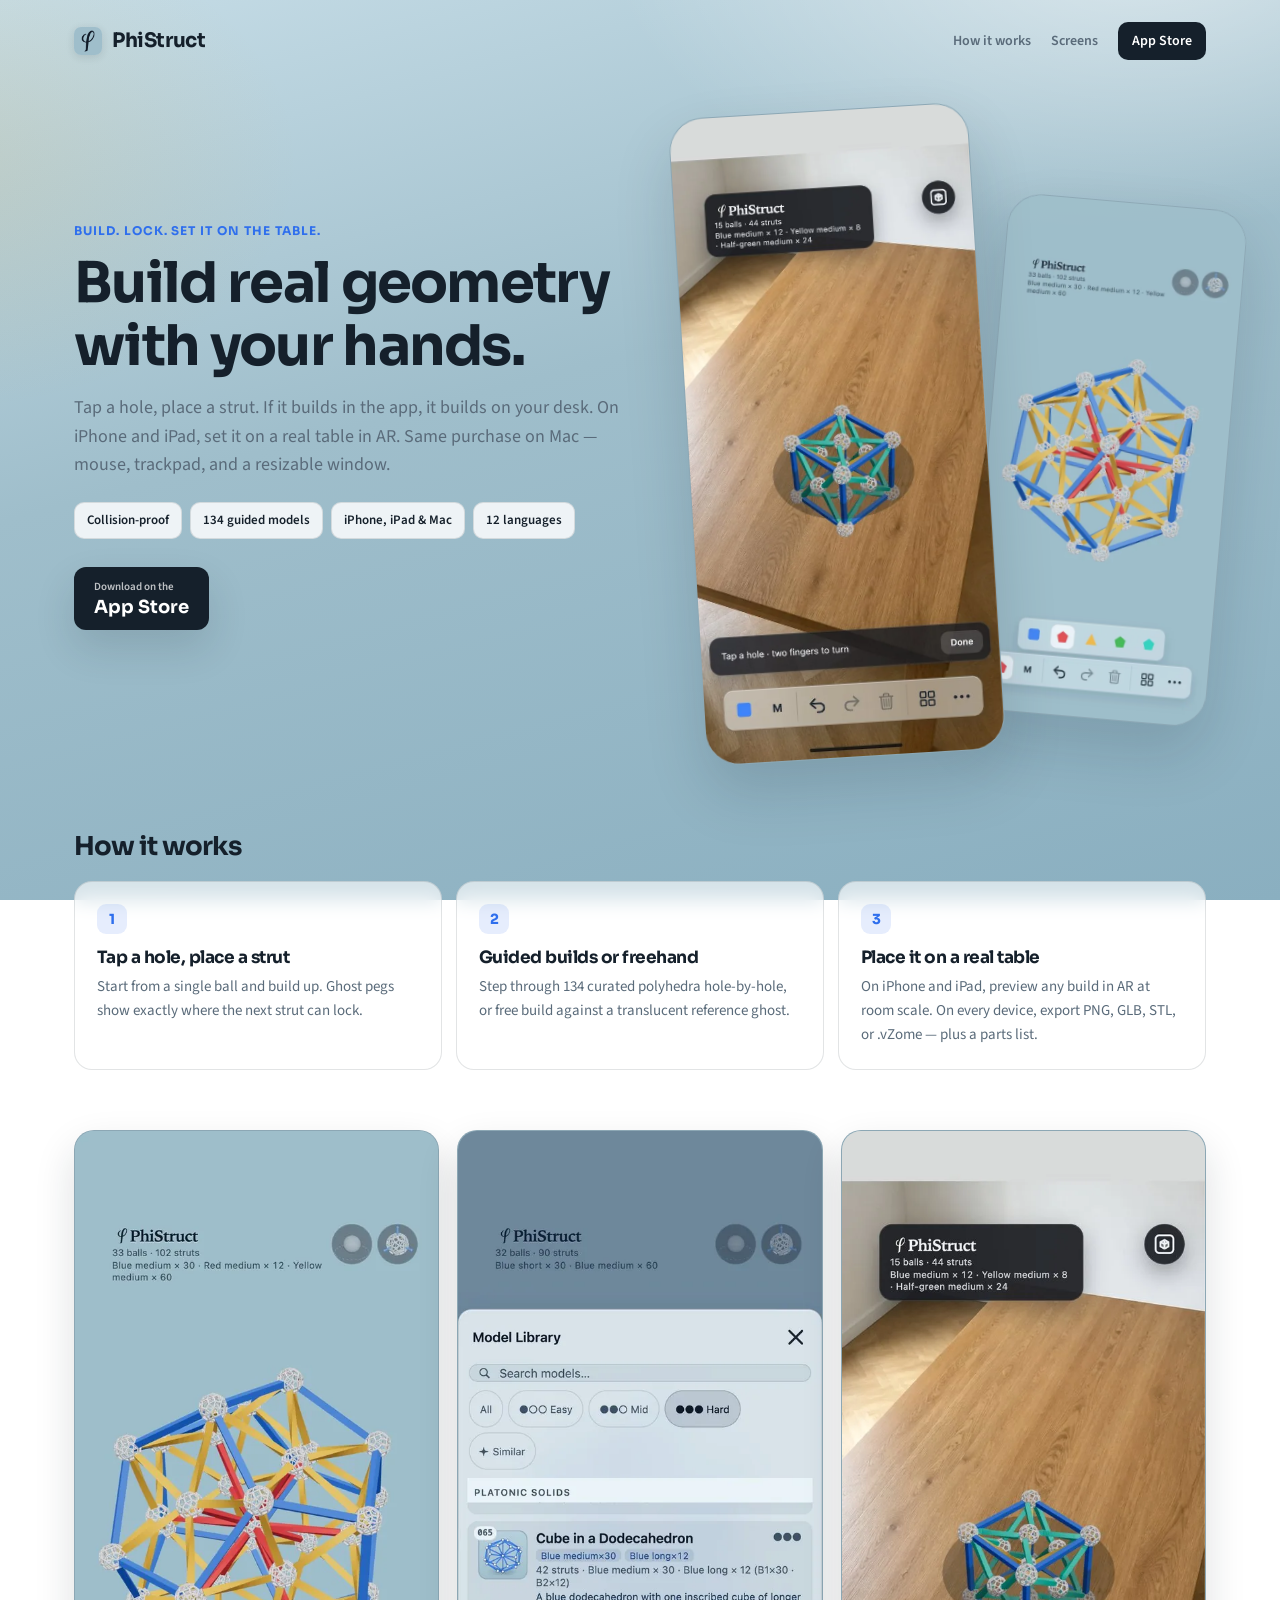
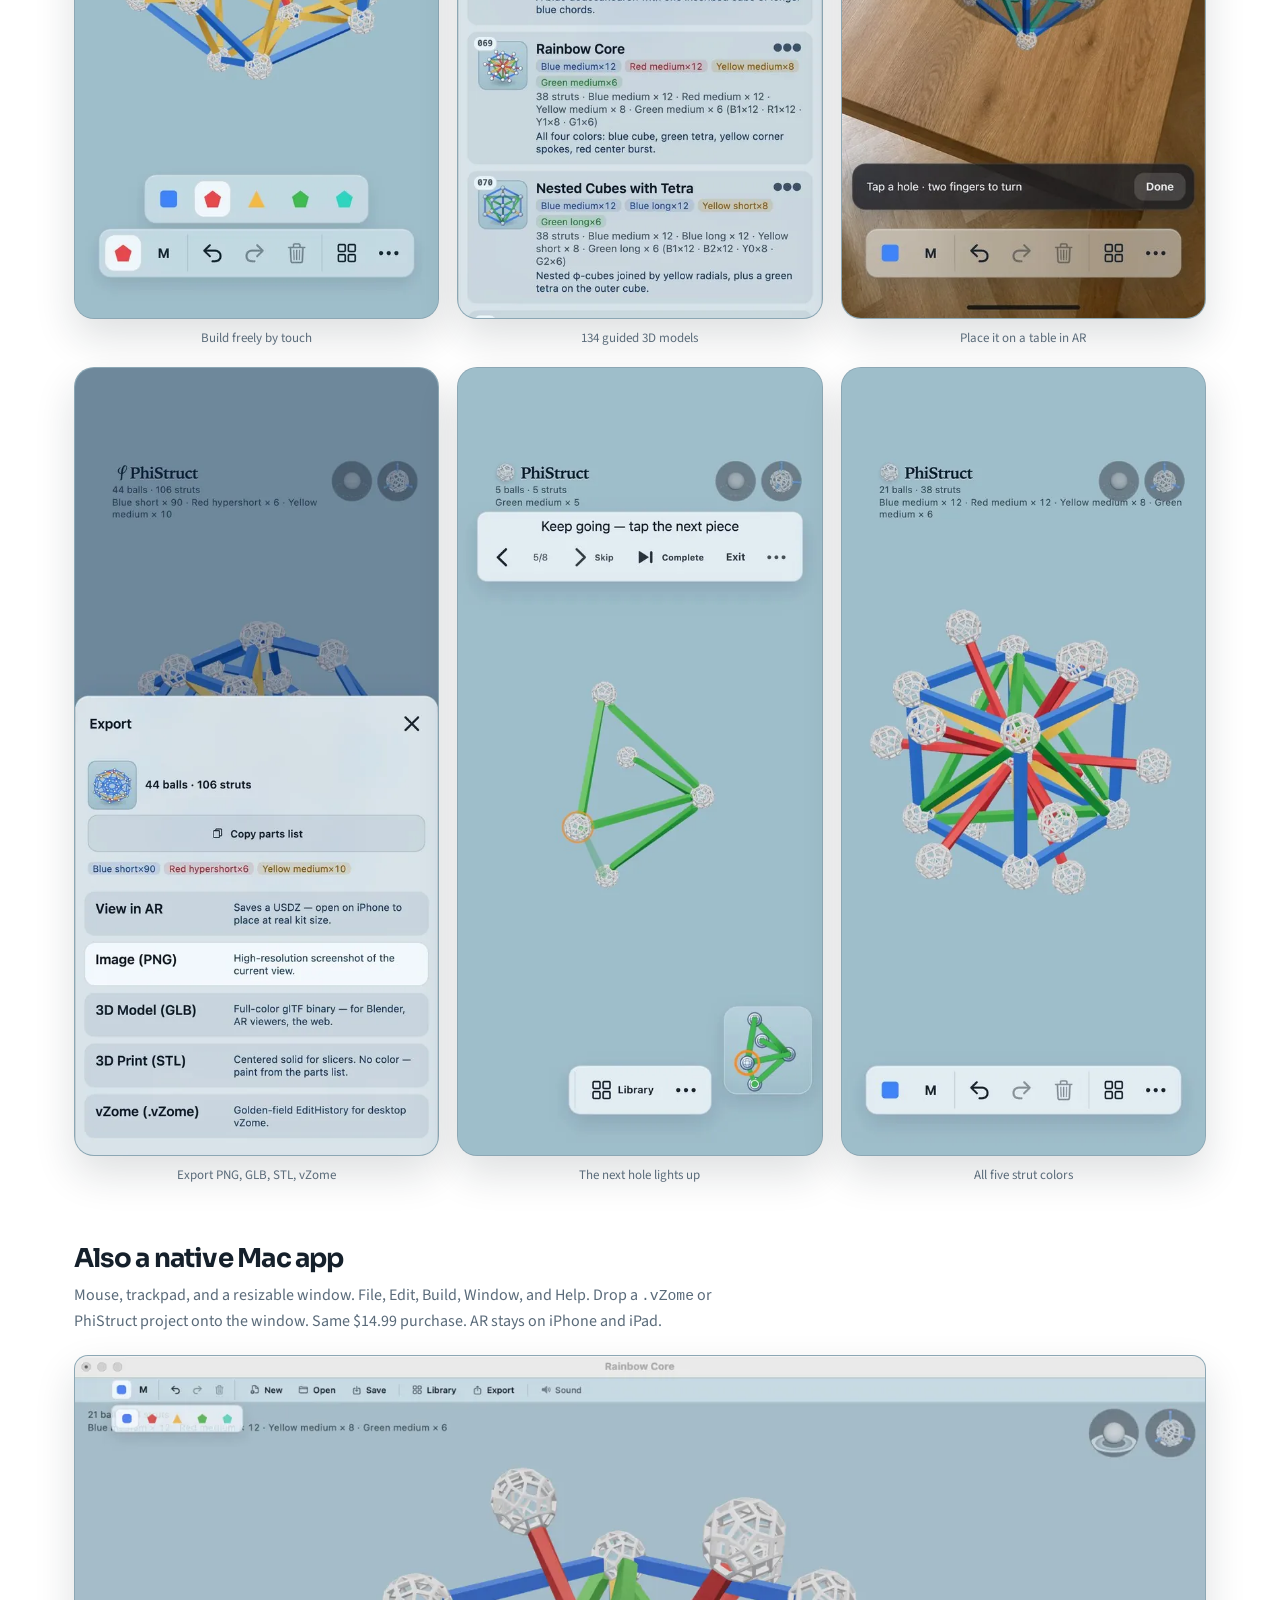
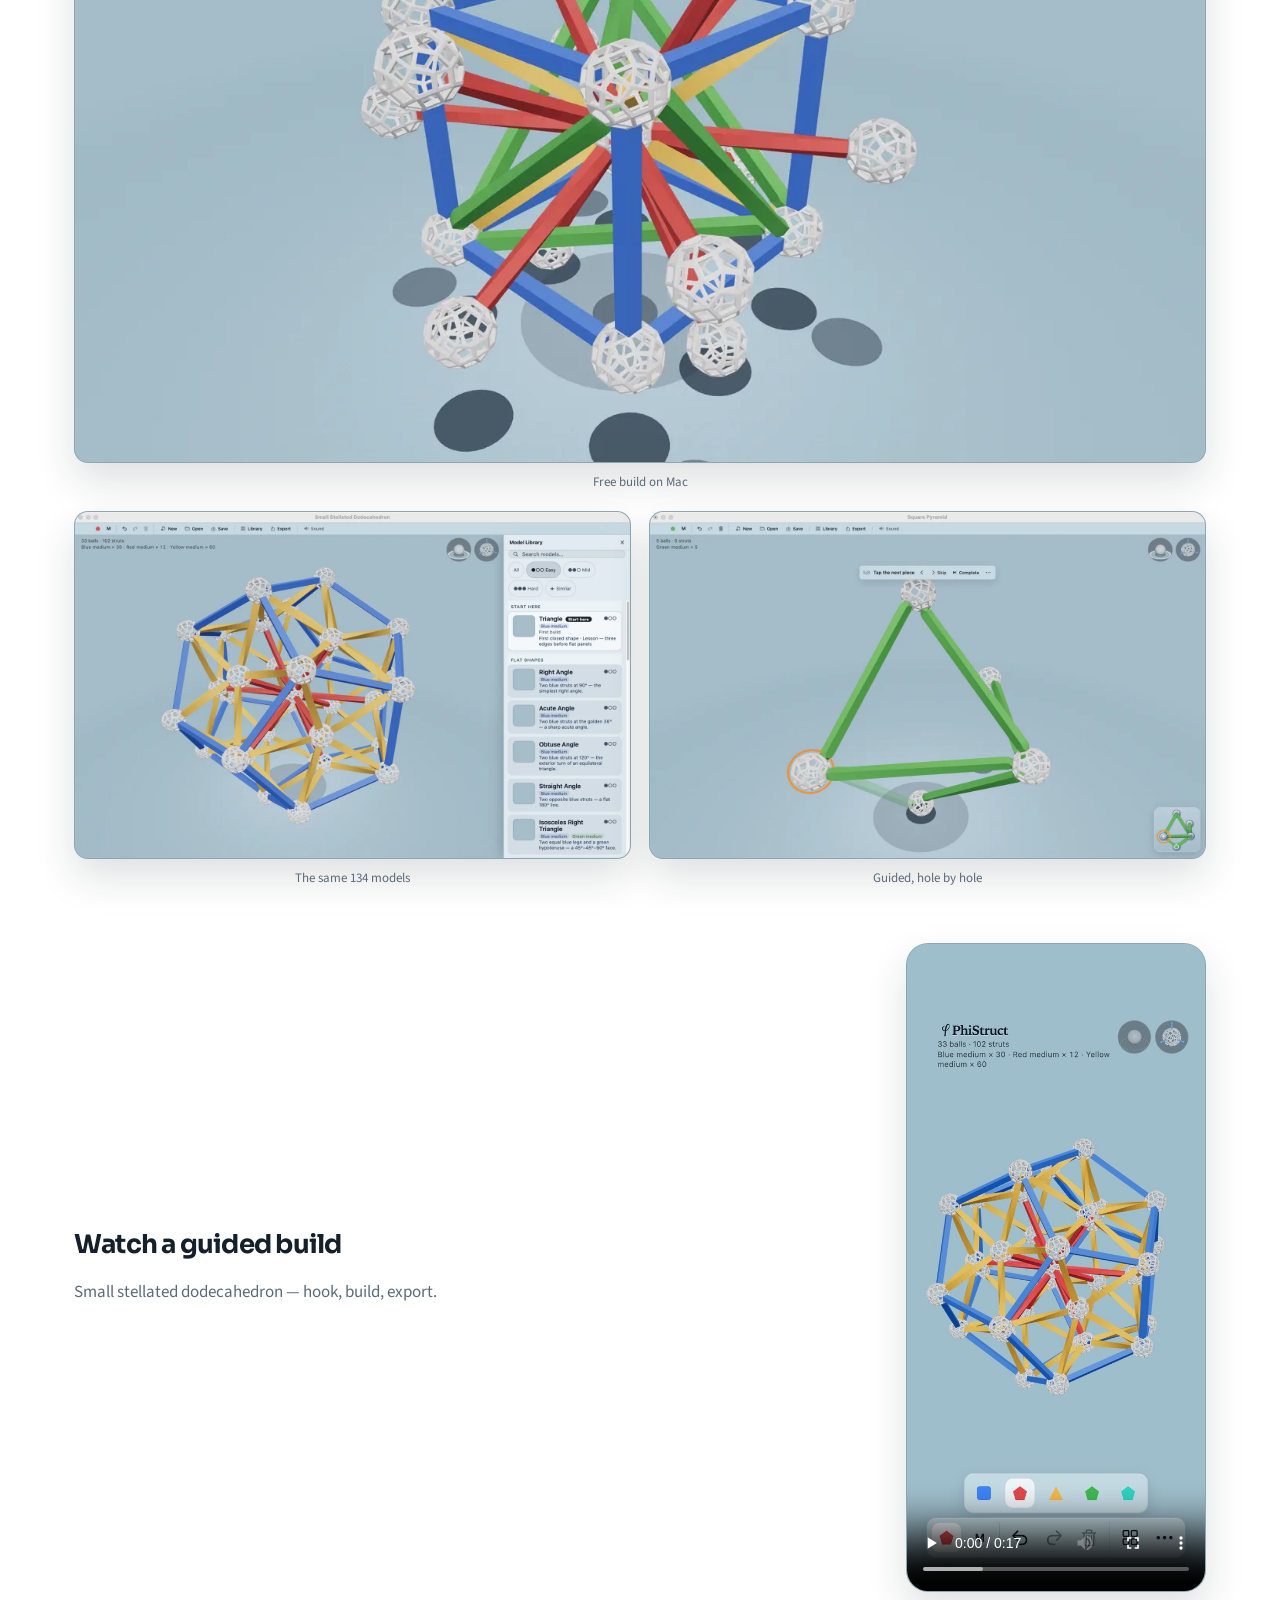
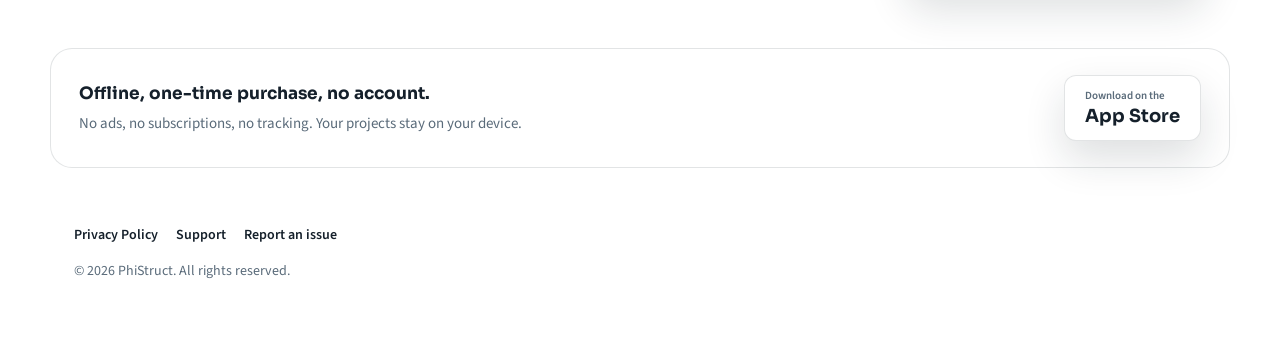
<file: index.html>
<!doctype html>
<html lang="en">
<head>
<meta charset="utf-8" />
<meta name="viewport" content="width=device-width, initial-scale=1" />
<title>PhiStruct — Build 3D Polyhedra on iPhone, iPad, and Mac</title>
<meta name="description" content="Tap a hole, place a strut. Collision-proof polyhedra on iPhone, iPad, and Mac. 134 guided builds, twelve languages, AR on iPhone and iPad. Offline, one-time purchase, no account." />
<meta name="theme-color" content="#9fbecb" />
<link rel="canonical" href="https://phistruct.app/" />

<link rel="icon" href="favicon.ico" sizes="any" />
<link rel="icon" type="image/png" sizes="32x32" href="favicon-32.png" />
<link rel="apple-touch-icon" href="apple-touch-icon.png" />
<link rel="manifest" href="site.webmanifest" />
<link rel="preconnect" href="https://fonts.googleapis.com" />
<link rel="preconnect" href="https://fonts.gstatic.com" crossorigin />
<link href="https://fonts.googleapis.com/css2?family=Sora:wght@600;700&family=Source+Sans+3:wght@400;600;700&display=swap" rel="stylesheet" />

<meta property="og:site_name" content="PhiStruct" />
<meta property="og:title" content="PhiStruct — Build real geometry on iPhone, iPad, and Mac" />
<meta property="og:description" content="Collision-proof ball-and-strut polyhedra on iPhone, iPad, and Mac. 134 guided builds, twelve languages, AR on iPhone and iPad, STL export, fully offline." />
<meta property="og:type" content="website" />
<meta property="og:url" content="https://phistruct.app/" />
<meta property="og:image" content="https://phistruct.app/og-image.jpg?v=2" />
<meta property="og:image:width" content="1200" />
<meta property="og:image:height" content="630" />
<meta property="og:image:type" content="image/jpeg" />
<meta property="og:image:alt" content="PhiStruct — build real geometry by touch. A ball-and-strut polyhedron with a parts list." />
<meta name="twitter:card" content="summary_large_image" />
<meta name="twitter:title" content="PhiStruct — Build real geometry on iPhone, iPad, and Mac" />
<meta name="twitter:description" content="Collision-proof ball-and-strut polyhedra on iPhone, iPad, and Mac. 134 guided builds, twelve languages, AR on iPhone and iPad, STL export, fully offline." />
<meta name="twitter:image" content="https://phistruct.app/og-image.jpg?v=2" />
<meta name="twitter:image:alt" content="PhiStruct — build real geometry by touch. A ball-and-strut polyhedron with a parts list." />
<script src="analytics.js" defer></script>

<link rel="preload" as="image" href="screenshots-webp/03-ar.webp?v=2" imagesrcset="screenshots-webp/03-ar.webp?v=2" type="image/webp" />
<link rel="stylesheet" href="style.css?v=9" />

<script type="application/ld+json">
{
  "@context": "https://schema.org",
  "@graph": [
    {
      "@type": "SoftwareApplication",
      "name": "PhiStruct",
      "operatingSystem": "iOS, iPadOS, macOS",
      "applicationCategory": "UtilitiesApplication",
      "description": "Ball-and-strut geometry builder for iPhone, iPad, and Mac. Collision-proof, 134 guided polyhedra, twelve languages, AR on iPhone and iPad, export PNG/GLB/STL/vZome. Fully offline, no account, one-time purchase.",
      "url": "https://phistruct.app/",
      "image": "https://phistruct.app/og-image.jpg?v=2",
      "offers": {
        "@type": "Offer",
        "price": "14.99",
        "priceCurrency": "USD"
      }
    },
    {
      "@type": "FAQPage",
      "mainEntity": [
        {
          "@type": "Question",
          "name": "Is PhiStruct offline?",
          "acceptedAnswer": {
            "@type": "Answer",
            "text": "Yes. PhiStruct runs fully offline with no account, no ads, and no tracking. Projects stay on your device unless you export them."
          }
        },
        {
          "@type": "Question",
          "name": "Can I place a model in AR?",
          "acceptedAnswer": {
            "@type": "Answer",
            "text": "On iPhone and iPad, yes. Any finished build can be placed on a real table at room scale so you can walk around it before you export. The Mac app does not include AR."
          }
        },
        {
          "@type": "Question",
          "name": "What can I export?",
          "acceptedAnswer": {
            "@type": "Answer",
            "text": "You can export a high-resolution PNG, a full-color GLB for Blender, AR, or web, a centered STL for 3D printing, a .vZome project for desktop vZome, plus a copyable parts list."
          }
        },
        {
          "@type": "Question",
          "name": "Does PhiStruct run on Mac?",
          "acceptedAnswer": {
            "@type": "Answer",
            "text": "Yes. A native Mac app is included in the same $14.99 purchase as iPhone and iPad. Mouse, trackpad, a resizable window, and File / Edit / Build menus. Drop a .vZome or PhiStruct project onto the window. AR table placement stays on iPhone and iPad."
          }
        },
        {
          "@type": "Question",
          "name": "Is PhiStruct a one-time purchase?",
          "acceptedAnswer": {
            "@type": "Answer",
            "text": "Yes. One purchase unlocks iPhone, iPad, and Mac. No subscriptions and no in-app purchases."
          }
        }
      ]
    }
  ]
}
</script>
</head>
<body>

<header class="site">
  <a class="brand" href="./" aria-label="PhiStruct home">
    <img class="brand-icon" src="icon-192.png?v=2" width="28" height="28" alt="" />
    <span>PhiStruct</span>
  </a>
  <nav class="nav">
    <a href="#how">How it works</a>
    <a href="#shots">Screens</a>
    <a href="https://apps.apple.com/app/id6794185906" rel="noopener" class="nav-cta" data-umami-event="app-store" data-umami-event-placement="nav">App Store</a>
  </nav>
</header>

<main>

  <section class="hero">
    <div class="hero-copy">
      <p class="tagline">Build. Lock. Set it on the table.</p>
      <h1>Build real geometry with your hands.</h1>
      <p class="lede">
        Tap a hole, place a strut. If it builds in the app, it builds on
        your desk. On iPhone and iPad, set it on a real table in AR. Same
        purchase on Mac — mouse, trackpad, and a resizable window.
      </p>
      <ul class="badges" aria-label="Highlights">
        <li>Collision-proof</li>
        <li>134 guided models</li>
        <li>iPhone, iPad &amp; Mac</li>
        <li>12 languages</li>
      </ul>
      <p class="cta-row">
        <a class="store-btn" href="https://apps.apple.com/app/id6794185906" rel="noopener" data-umami-event="app-store" data-umami-event-placement="hero">
          <span class="store-btn-kicker">Download on the</span>
          <span class="store-btn-label">App Store</span>
        </a>
      </p>
    </div>
    <div class="hero-figure">
      <figure class="phone">
        <picture>
          <source srcset="screenshots-webp/03-ar.webp?v=2" type="image/webp" />
          <img src="screenshots/03-ar.jpg?v=2" width="540" height="1170" alt="A finished build placed on a real table in AR" loading="eager" fetchpriority="high" />
        </picture>
      </figure>
      <figure class="phone phone-back">
        <picture>
          <source srcset="screenshots-webp/01-scratch.webp" type="image/webp" />
          <img src="screenshots/01-scratch.jpg" width="540" height="1170" alt="Kepler star with the five strut-color picker open" loading="lazy" />
        </picture>
      </figure>
    </div>
  </section>

  <section class="features" id="how" aria-label="What you can do">
    <h2>How it works</h2>
    <div class="feature-grid">
      <article class="feature">
        <span class="feature-num">1</span>
        <h3>Tap a hole, place a strut</h3>
        <p>Start from a single ball and build up. Ghost pegs show exactly where the next strut can lock.</p>
      </article>
      <article class="feature">
        <span class="feature-num">2</span>
        <h3>Guided builds or freehand</h3>
        <p>Step through 134 curated polyhedra hole-by-hole, or free build against a translucent reference ghost.</p>
      </article>
      <article class="feature">
        <span class="feature-num">3</span>
        <h3>Place it on a real table</h3>
        <p>On iPhone and iPad, preview any build in AR at room scale. On every device, export PNG, GLB, STL, or .vZome — plus a parts list.</p>
      </article>
    </div>
  </section>

  <div id="shots">
  <section class="shots" aria-label="iPhone screenshots">
    <figure class="shot">
      <picture>
        <source srcset="screenshots-webp/01-scratch.webp" type="image/webp" />
        <img src="screenshots/01-scratch.jpg" width="540" height="1170" alt="Kepler star with the five strut-color picker open" loading="lazy" />
      </picture>
      <figcaption>Build freely by touch</figcaption>
    </figure>
    <figure class="shot">
      <picture>
        <source srcset="screenshots-webp/02-library.webp" type="image/webp" />
        <img src="screenshots/02-library.jpg" width="540" height="1170" alt="Model Library on the Hard aisle, Rainbow Core in view" loading="lazy" />
      </picture>
      <figcaption>134 guided 3D models</figcaption>
    </figure>
    <figure class="shot">
      <picture>
        <source srcset="screenshots-webp/03-ar.webp?v=2" type="image/webp" />
        <img src="screenshots/03-ar.jpg?v=2" width="540" height="1170" alt="A finished build placed on a real table in AR" loading="lazy" />
      </picture>
      <figcaption>Place it on a table in AR</figcaption>
    </figure>
    <figure class="shot">
      <picture>
        <source srcset="screenshots-webp/04-export.webp" type="image/webp" />
        <img src="screenshots/04-export.jpg" width="540" height="1170" alt="Export sheet for PNG, GLB, STL, and vZome" loading="lazy" />
      </picture>
      <figcaption>Export PNG, GLB, STL, vZome</figcaption>
    </figure>
    <figure class="shot">
      <picture>
        <source srcset="screenshots-webp/05-rainbow.webp" type="image/webp" />
        <img src="screenshots/05-rainbow.jpg" width="540" height="1170" alt="Guided Square Pyramid with the next hole lit" loading="lazy" />
      </picture>
      <figcaption>The next hole lights up</figcaption>
    </figure>
    <figure class="shot">
      <picture>
        <source srcset="screenshots-webp/07-step-by-step.webp" type="image/webp" />
        <img src="screenshots/07-step-by-step.jpg" width="540" height="1170" alt="Rainbow Core using blue, red, yellow, and green struts" loading="lazy" />
      </picture>
      <figcaption>All five strut colors</figcaption>
    </figure>
  </section>

  <section class="mac-band" id="mac" aria-label="Mac app">
    <div class="mac-band-head">
      <h2>Also a native Mac app</h2>
      <p>
        Mouse, trackpad, and a resizable window. File, Edit, Build, Window,
        and Help. Drop a <code>.vZome</code> or PhiStruct project onto the
        window. Same $14.99 purchase. AR stays on iPhone and iPad.
      </p>
    </div>
    <div class="shots-mac">
      <figure class="shot shot-mac shot-mac-lead">
        <picture>
          <source srcset="screenshots-webp/mac-01-free-build.webp" type="image/webp" />
          <img src="screenshots/mac-01-free-build.jpg" width="1440" height="900" alt="Rainbow Core in the Mac window with blue, red, yellow, and green struts" loading="lazy" />
        </picture>
        <figcaption>Free build on Mac</figcaption>
      </figure>
      <figure class="shot shot-mac">
        <picture>
          <source srcset="screenshots-webp/mac-02-library.webp" type="image/webp" />
          <img src="screenshots/mac-02-library.jpg" width="1440" height="900" alt="Model library on Mac beside a small stellated dodecahedron" loading="lazy" />
        </picture>
        <figcaption>The same 134 models</figcaption>
      </figure>
      <figure class="shot shot-mac">
        <picture>
          <source srcset="screenshots-webp/mac-04-guided.webp" type="image/webp" />
          <img src="screenshots/mac-04-guided.jpg" width="1440" height="900" alt="Guided Square Pyramid on Mac at step 5 of 8" loading="lazy" />
        </picture>
        <figcaption>Guided, hole by hole</figcaption>
      </figure>
    </div>
  </section>
  </div>

  <section class="video-block" aria-label="Guided build demo">
    <div class="video-copy">
      <h2>Watch a guided build</h2>
      <p class="muted">Small stellated dodecahedron — hook, build, export.</p>
    </div>
    <video
      class="demo-video"
      controls
      playsinline
      preload="metadata"
      poster="screenshots/01-scratch.jpg"
    >
      <source src="video/guided-stellated-dodecahedron.mp4" type="video/mp4" />
      <source src="video/guided-stellated-dodecahedron.webm" type="video/webm" />
    </video>
  </section>

  <section class="promise" aria-label="Purchase promise">
    <div>
      <strong>Offline, one-time purchase, no account.</strong>
      <p>No ads, no subscriptions, no tracking. Your projects stay on your device.</p>
    </div>
    <a class="store-btn store-btn-light" href="https://apps.apple.com/app/id6794185906" rel="noopener" data-umami-event="app-store" data-umami-event-placement="footer">
      <span class="store-btn-kicker">Download on the</span>
      <span class="store-btn-label">App Store</span>
    </a>
  </section>

</main>

<footer class="site-footer">
  <div class="foot-nav">
    <a href="./privacy.html">Privacy Policy</a>
    <a href="./support.html">Support</a>
    <a href="https://github.com/sirouni/phistruct-site/issues/new">Report an issue</a>
  </div>
  <p>&copy; 2026 PhiStruct. All rights reserved.</p>
</footer>

</body>
</html>
</file>
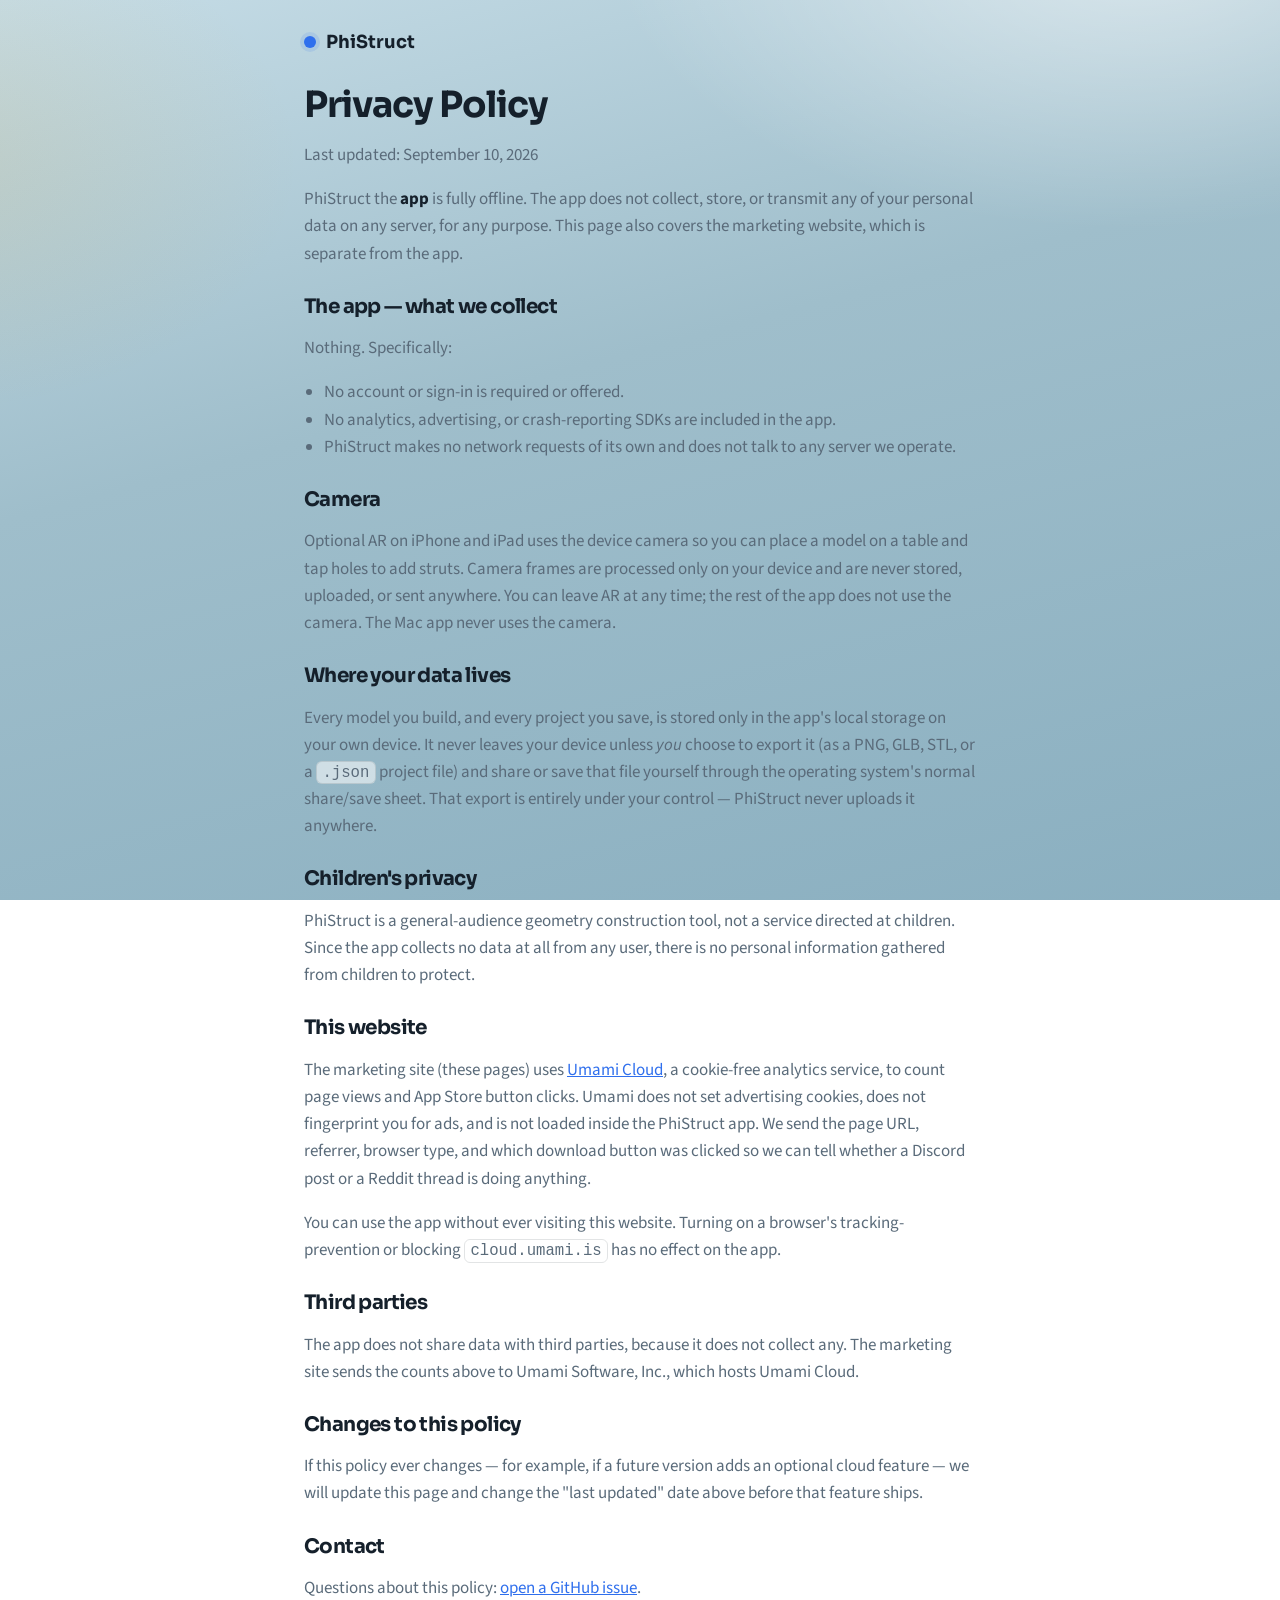
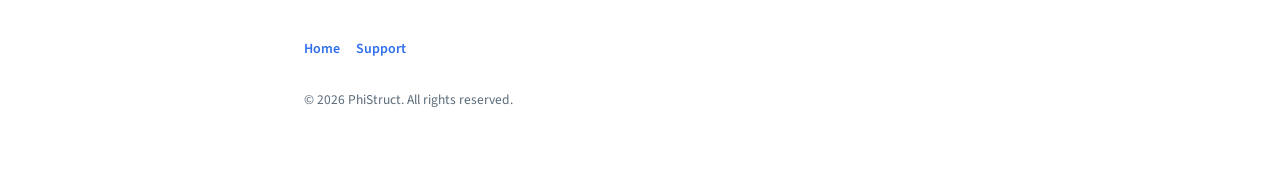
<file: privacy.html>
<!doctype html>
<html lang="en">
<head>
<meta charset="utf-8" />
<meta name="viewport" content="width=device-width, initial-scale=1" />
<title>PhiStruct — Privacy Policy</title>
<meta name="description" content="PhiStruct app collects nothing. The marketing site uses cookie-free Umami page counts. Fully offline app, no account, no tracking in the binary." />
<meta name="theme-color" content="#9fbecb" />
<link rel="canonical" href="https://phistruct.app/privacy.html" />
<meta property="og:title" content="PhiStruct — Privacy Policy" />
<meta property="og:url" content="https://phistruct.app/privacy.html" />
<meta property="og:image" content="https://phistruct.app/og-image.jpg?v=2" />
<link rel="icon" href="favicon.ico" sizes="any" />
<script src="analytics.js" defer></script>
<link rel="icon" type="image/png" sizes="32x32" href="favicon-32.png" />
<link rel="apple-touch-icon" href="apple-touch-icon.png" />
<link rel="preconnect" href="https://fonts.googleapis.com" />
<link rel="preconnect" href="https://fonts.gstatic.com" crossorigin />
<link href="https://fonts.googleapis.com/css2?family=Sora:wght@600;700&family=Source+Sans+3:wght@400;600;700&display=swap" rel="stylesheet" />
<link rel="stylesheet" href="style.css?v=9" />
</head>
<body>
<div class="wrap">
  <header class="site">
    <span class="dot"></span>
    <a href="./">PhiStruct</a>
  </header>

  <h1>Privacy Policy</h1>
  <p class="muted">Last updated: September 10, 2026</p>

  <p>
    PhiStruct the <strong>app</strong> is fully offline. The app does not
    collect, store, or transmit any of your personal data on any server,
    for any purpose. This page also covers the marketing website, which is
    separate from the app.
  </p>

  <h2>The app — what we collect</h2>
  <p>Nothing. Specifically:</p>
  <ul>
    <li>No account or sign-in is required or offered.</li>
    <li>No analytics, advertising, or crash-reporting SDKs are included in the app.</li>
    <li>PhiStruct makes no network requests of its own and does not talk to any server we operate.</li>
  </ul>

  <h2>Camera</h2>
  <p>
    Optional AR on iPhone and iPad uses the device camera so you can place
    a model on a table and tap holes to add struts. Camera frames are
    processed only on your device and are never stored, uploaded, or sent
    anywhere. You can leave AR at any time; the rest of the app does not
    use the camera. The Mac app never uses the camera.
  </p>

  <h2>Where your data lives</h2>
  <p>
    Every model you build, and every project you save, is stored only in the
    app's local storage on your own device. It never leaves your device
    unless <em>you</em> choose to export it (as a PNG, GLB, STL, or a
    <code>.json</code> project file) and share or save that file yourself
    through the operating system's normal share/save sheet. That export is
    entirely under your control — PhiStruct never uploads it anywhere.
  </p>

  <h2>Children's privacy</h2>
  <p>
    PhiStruct is a general-audience geometry construction tool, not a
    service directed at children. Since the app collects no data at all
    from any user, there is no personal information gathered from children
    to protect.
  </p>

  <h2>This website</h2>
  <p>
    The marketing site (these pages) uses
    <a href="https://umami.is/docs/cloud">Umami Cloud</a>, a cookie-free
    analytics service, to count page views and App Store button clicks.
    Umami does not set advertising cookies, does not fingerprint you for
    ads, and is not loaded inside the PhiStruct app. We send the page URL,
    referrer, browser type, and which download button was clicked so we
    can tell whether a Discord post or a Reddit thread is doing anything.
  </p>
  <p>
    You can use the app without ever visiting this website. Turning on a
    browser's tracking-prevention or blocking
    <code>cloud.umami.is</code> has no effect on the app.
  </p>

  <h2>Third parties</h2>
  <p>
    The app does not share data with third parties, because it does not
    collect any. The marketing site sends the counts above to Umami
    Software, Inc., which hosts Umami Cloud.
  </p>

  <h2>Changes to this policy</h2>
  <p>
    If this policy ever changes — for example, if a future version adds an
    optional cloud feature — we will update this page and change the "last
    updated" date above before that feature ships.
  </p>

  <h2>Contact</h2>
  <p>
    Questions about this policy:
    <a href="https://github.com/sirouni/phistruct-site/issues/new">open a GitHub issue</a>.
  </p>

  <div class="nav">
    <a href="./">Home</a>
    <a href="./support.html">Support</a>
  </div>

  <footer>&copy; 2026 PhiStruct. All rights reserved.</footer>
</div>
</body>
</html>
</file>
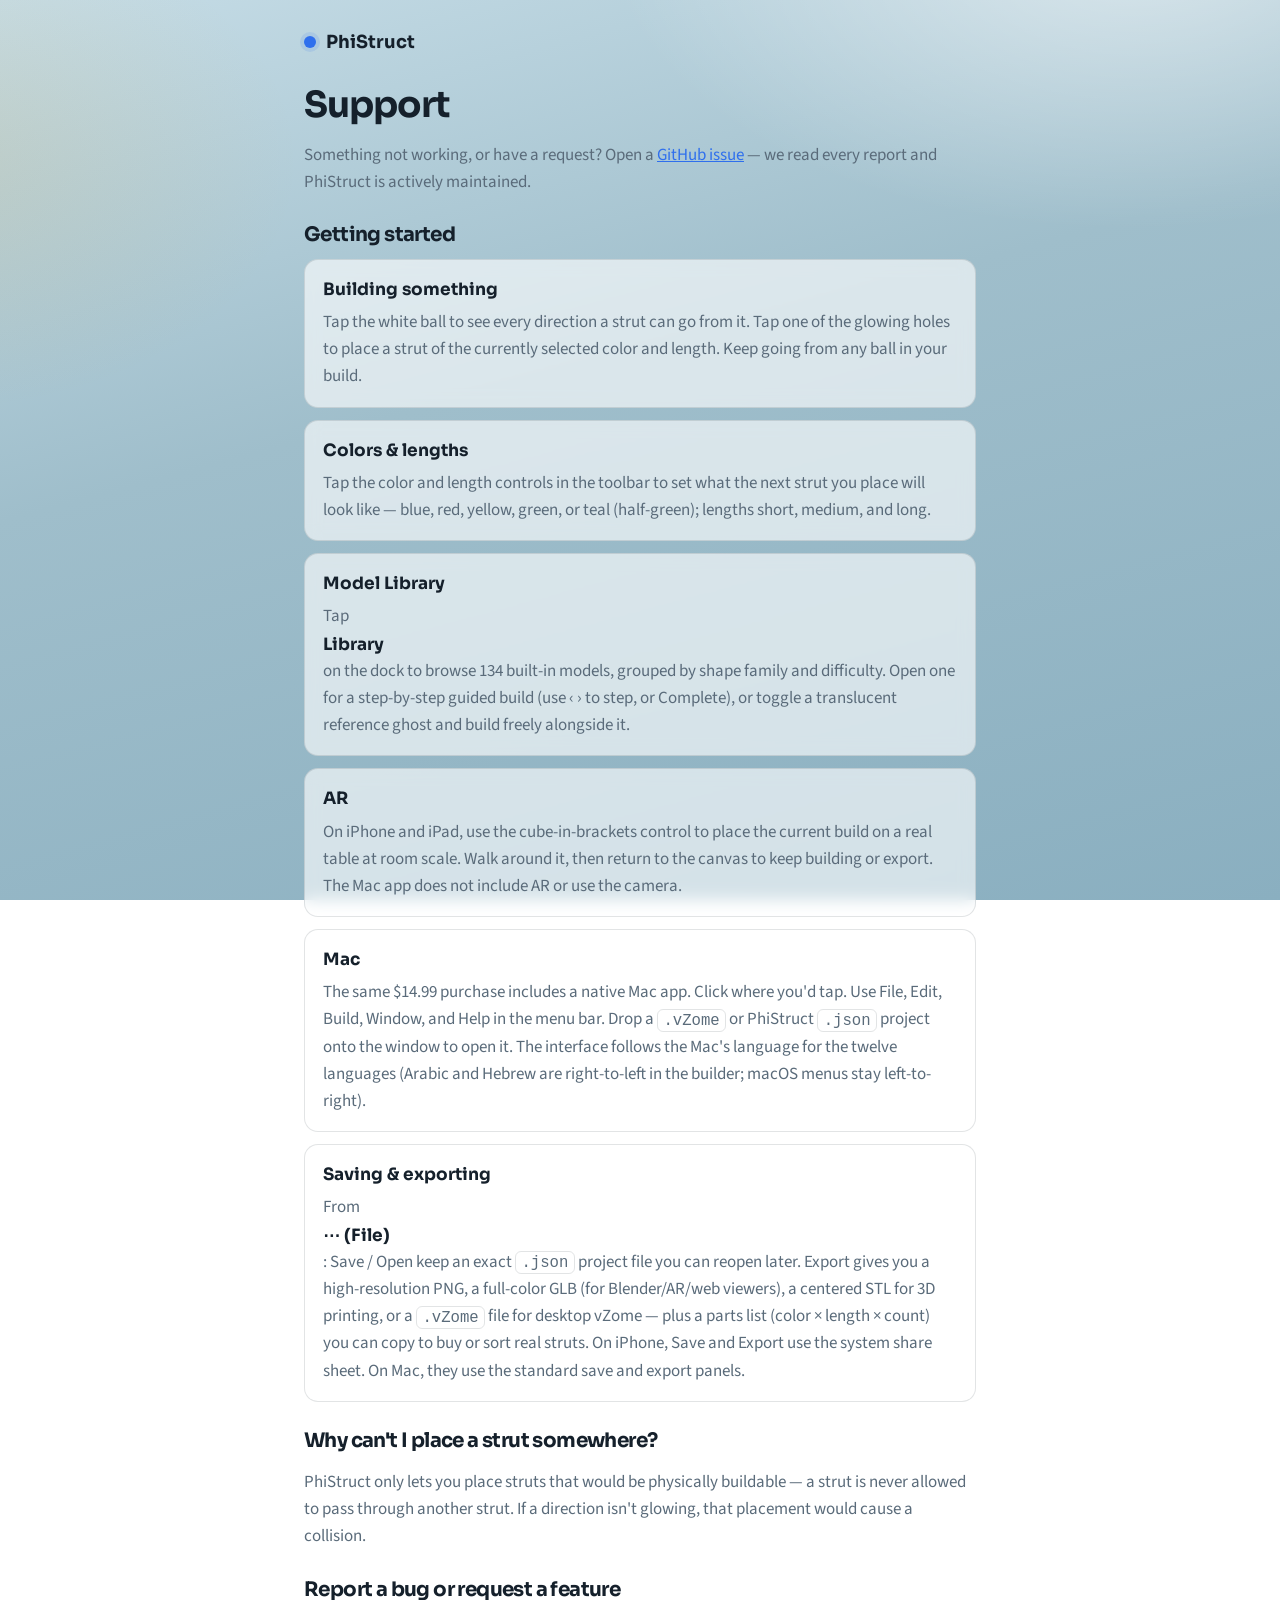
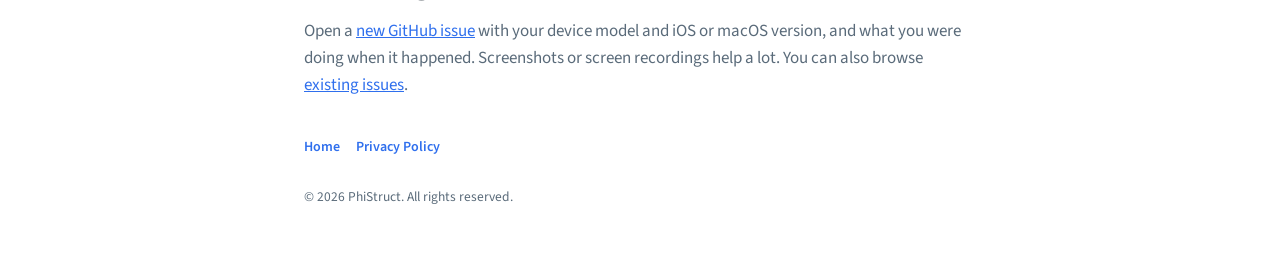
<file: support.html>
<!doctype html>
<html lang="en">
<head>
<meta charset="utf-8" />
<meta name="viewport" content="width=device-width, initial-scale=1" />
<title>PhiStruct — Support</title>
<meta name="description" content="PhiStruct support: getting started on iPhone, iPad, and Mac, guided builds, saving and exporting, and how to report a bug." />
<meta name="theme-color" content="#9fbecb" />
<link rel="canonical" href="https://phistruct.app/support.html" />
<meta property="og:title" content="PhiStruct — Support" />
<meta property="og:url" content="https://phistruct.app/support.html" />
<meta property="og:image" content="https://phistruct.app/og-image.jpg?v=2" />
<link rel="icon" href="favicon.ico" sizes="any" />
<script src="analytics.js" defer></script>
<link rel="icon" type="image/png" sizes="32x32" href="favicon-32.png" />
<link rel="apple-touch-icon" href="apple-touch-icon.png" />
<link rel="preconnect" href="https://fonts.googleapis.com" />
<link rel="preconnect" href="https://fonts.gstatic.com" crossorigin />
<link href="https://fonts.googleapis.com/css2?family=Sora:wght@600;700&family=Source+Sans+3:wght@400;600;700&display=swap" rel="stylesheet" />
<link rel="stylesheet" href="style.css?v=9" />
</head>
<body>
<div class="wrap">
  <header class="site">
    <span class="dot"></span>
    <a href="./">PhiStruct</a>
  </header>

  <h1>Support</h1>
  <p class="muted">
    Something not working, or have a request? Open a
    <a href="https://github.com/sirouni/phistruct-site/issues/new">GitHub issue</a>
    — we read every report and PhiStruct is actively maintained.
  </p>

  <h2>Getting started</h2>
  <div class="card">
    <strong>Building something</strong>
    <p class="muted" style="margin: 6px 0 0;">
      Tap the white ball to see every direction a strut can go from it. Tap
      one of the glowing holes to place a strut of the currently selected
      color and length. Keep going from any ball in your build.
    </p>
  </div>
  <div class="card">
    <strong>Colors &amp; lengths</strong>
    <p class="muted" style="margin: 6px 0 0;">
      Tap the color and length controls in the toolbar to set what the next
      strut you place will look like — blue, red, yellow, green, or teal
      (half-green); lengths short, medium, and long.
    </p>
  </div>
  <div class="card">
    <strong>Model Library</strong>
    <p class="muted" style="margin: 6px 0 0;">
      Tap <strong>Library</strong> on the dock to browse 134 built-in models,
      grouped by shape family and difficulty. Open one for a step-by-step
      guided build (use ‹ › to step, or Complete), or toggle a
      translucent reference ghost and build freely alongside it.
    </p>
  </div>
  <div class="card">
    <strong>AR</strong>
    <p class="muted" style="margin: 6px 0 0;">
      On iPhone and iPad, use the cube-in-brackets control to place the
      current build on a real table at room scale. Walk around it, then
      return to the canvas to keep building or export. The Mac app does
      not include AR or use the camera.
    </p>
  </div>
  <div class="card">
    <strong>Mac</strong>
    <p class="muted" style="margin: 6px 0 0;">
      The same $14.99 purchase includes a native Mac app. Click where you'd
      tap. Use File, Edit, Build, Window, and Help in the menu bar. Drop a
      <code>.vZome</code> or PhiStruct <code>.json</code> project onto the
      window to open it. The interface follows the Mac's language for the
      twelve languages (Arabic and Hebrew are right-to-left in the builder;
      macOS menus stay left-to-right).
    </p>
  </div>
  <div class="card">
    <strong>Saving &amp; exporting</strong>
    <p class="muted" style="margin: 6px 0 0;">
      From <strong>⋯ (File)</strong>: Save / Open keep an exact
      <code>.json</code> project file you can reopen later. Export gives you
      a high-resolution PNG, a full-color GLB (for Blender/AR/web viewers),
      a centered STL for 3D printing, or a <code>.vZome</code> file for
      desktop vZome — plus a parts list (color &times; length &times; count)
      you can copy to buy or sort real struts. On iPhone, Save and Export
      use the system share sheet. On Mac, they use the standard save and
      export panels.
    </p>
  </div>

  <h2>Why can't I place a strut somewhere?</h2>
  <p>
    PhiStruct only lets you place struts that would be physically
    buildable — a strut is never allowed to pass through another strut. If
    a direction isn't glowing, that placement would cause a collision.
  </p>

  <h2>Report a bug or request a feature</h2>
  <p>
    Open a
    <a href="https://github.com/sirouni/phistruct-site/issues/new">new GitHub issue</a>
    with your device model and iOS or macOS version, and what you were doing when it
    happened. Screenshots or screen recordings help a lot. You can also browse
    <a href="https://github.com/sirouni/phistruct-site/issues">existing issues</a>.
  </p>

  <div class="nav">
    <a href="./">Home</a>
    <a href="./privacy.html">Privacy Policy</a>
  </div>

  <footer>&copy; 2026 PhiStruct. All rights reserved.</footer>
</div>
</body>
</html>
</file>
<file: style.css>
/* Hallmark · pre-emit critique: P4 H4 E4 S4 R4 V3
   Light slate stage — matches in-app #9fbecb desk, not a dark-tool template. */
:root {
  color-scheme: light;
  --stage: #9fbecb;
  --bg: #b3cdd6;
  --paper: #eef3f6;
  --card: rgba(255, 255, 255, 0.62);
  --line: rgba(21, 32, 43, 0.12);
  --ink: #15202b;
  --muted: #5a6b7a;
  --accent: #2f6fed;
  --accent-soft: rgba(47, 111, 237, 0.12);
  --strut-yellow: #e0a020;
  --strut-green: #2f9e48;
  --shadow: 0 18px 40px rgba(21, 32, 43, 0.14);
  --font-display: "Sora", "Avenir Next", "Segoe UI", sans-serif;
  --font-body: "Source Sans 3", "Avenir Next", "Segoe UI", sans-serif;
}

* { box-sizing: border-box; }

html {
  scroll-behavior: smooth;
  overflow-x: clip;
}

body {
  margin: 0;
  overflow-x: clip;
  min-height: 100%;
  background:
    radial-gradient(900px 520px at 88% -8%, rgba(255, 255, 255, 0.55), transparent 58%),
    radial-gradient(700px 480px at -5% 18%, rgba(224, 160, 32, 0.12), transparent 52%),
    linear-gradient(165deg, #c5dce6 0%, var(--stage) 42%, #8aafc0 100%);
  background-attachment: fixed;
  color: var(--ink);
  font-family: var(--font-body);
  font-size: 17px;
  line-height: 1.6;
  -webkit-font-smoothing: antialiased;
}

img { display: block; max-width: 100%; }
picture { display: contents; }

h1, h2, h3 {
  font-family: var(--font-display);
  font-style: normal;
  line-height: 1.12;
  letter-spacing: -0.03em;
  margin: 0;
  overflow-wrap: anywhere;
  min-width: 0;
}

a { color: var(--accent); }

/* ---------- header ---------- */

.site {
  display: flex;
  align-items: center;
  justify-content: space-between;
  gap: 20px;
  max-width: 1180px;
  margin: 0 auto;
  padding: 22px 24px;
}

.brand {
  display: inline-flex;
  align-items: center;
  gap: 10px;
  color: var(--ink);
  text-decoration: none;
  font-family: var(--font-display);
  font-weight: 700;
  font-size: 20px;
  letter-spacing: -0.02em;
}

.brand-dot {
  width: 14px;
  height: 14px;
  border-radius: 50%;
  background: var(--accent);
  box-shadow: 0 0 0 4px var(--accent-soft);
}

.brand-icon {
  width: 28px;
  height: 28px;
  border-radius: 7px;
  display: block;
  box-shadow: 0 2px 8px rgba(21, 32, 43, 0.12);
}

.nav {
  display: flex;
  align-items: center;
  gap: 20px;
  font-size: 14px;
}

.nav a {
  color: var(--muted);
  text-decoration: none;
  font-weight: 600;
  white-space: nowrap;
}

.nav a:hover { color: var(--ink); }

.nav-cta {
  color: #fff !important;
  background: var(--ink);
  padding: 8px 14px;
  border-radius: 10px;
  font-weight: 700;
}

.nav-cta:hover { background: #243140; }

/* ---------- hero ---------- */

.hero {
  display: grid;
  grid-template-columns: minmax(0, 1.05fr) minmax(0, 0.95fr);
  gap: 40px;
  align-items: center;
  max-width: 1180px;
  margin: 0 auto;
  padding: 28px 24px 56px;
}

.tagline {
  margin: 0 0 12px;
  font-family: var(--font-display);
  font-size: 12px;
  font-weight: 700;
  letter-spacing: 0.08em;
  text-transform: uppercase;
  color: var(--accent);
}

.hero h1 {
  font-size: clamp(36px, 5.2vw, 56px);
  font-weight: 700;
  max-width: 12em;
  margin-bottom: 16px;
  color: var(--ink);
}

.lede {
  margin: 0 0 22px;
  max-width: 32em;
  font-size: 18px;
  color: var(--muted);
}

.badges {
  display: flex;
  flex-wrap: wrap;
  gap: 8px;
  list-style: none;
  margin: 0 0 28px;
  padding: 0;
}

.badges li {
  font-size: 13px;
  font-weight: 600;
  padding: 7px 12px;
  border-radius: 10px;
  background: var(--paper);
  border: 1px solid var(--line);
  color: var(--ink);
}

.store-btn {
  display: inline-flex;
  flex-direction: column;
  align-items: flex-start;
  gap: 1px;
  padding: 11px 20px 12px;
  border-radius: 12px;
  background: var(--ink);
  color: #fff;
  text-decoration: none;
  box-shadow: var(--shadow);
  transition: transform 0.2s ease, box-shadow 0.2s ease, background 0.2s ease;
}

.store-btn:hover {
  transform: translateY(-2px);
  background: #243140;
  box-shadow: 0 22px 48px rgba(21, 32, 43, 0.2);
}

.store-btn:focus-visible {
  outline: 3px solid var(--accent);
  outline-offset: 3px;
}

.store-btn-kicker {
  font-size: 11px;
  font-weight: 600;
  color: rgba(255, 255, 255, 0.72);
}

.store-btn-label {
  font-family: var(--font-display);
  font-size: 18px;
  font-weight: 700;
  line-height: 1.2;
}

.store-btn-light {
  background: #fff;
  color: var(--ink);
  border: 1px solid var(--line);
}

.store-btn-light .store-btn-kicker { color: var(--muted); }

.store-btn-light:hover {
  background: var(--paper);
  color: var(--ink);
}

.hero-figure {
  position: relative;
  min-height: 420px;
}

.phone {
  margin: 0;
  width: min(300px, 62vw);
  border-radius: 34px;
  overflow: hidden;
  border: 1px solid rgba(21, 32, 43, 0.14);
  background: var(--stage);
  box-shadow: 0 28px 60px rgba(21, 32, 43, 0.16);
  transform: rotate(-3.5deg);
  animation: phone-settle 0.9s cubic-bezier(0.22, 1, 0.36, 1) both;
}

.phone img { width: 100%; height: auto; }

.phone-back {
  position: absolute;
  right: -4%;
  top: 14%;
  width: min(240px, 48vw);
  transform: rotate(5deg);
  opacity: 0.94;
  z-index: -1;
  animation: phone-settle 1.05s 0.08s cubic-bezier(0.22, 1, 0.36, 1) both;
}

@keyframes phone-settle {
  from {
    opacity: 0;
    transform: translateY(18px) rotate(-3.5deg);
  }
  to { opacity: 1; }
}

.phone-back {
  animation-name: phone-settle-back;
}

@keyframes phone-settle-back {
  from {
    opacity: 0;
    transform: translateY(22px) rotate(5deg);
  }
  to {
    opacity: 0.94;
    transform: rotate(5deg);
  }
}

/* ---------- features ---------- */

.features {
  max-width: 1180px;
  margin: 0 auto;
  padding: 18px 24px 8px;
}

.features h2, .video-copy h2 {
  font-size: 26px;
  font-weight: 700;
  margin-bottom: 20px;
}

.feature-grid {
  display: grid;
  grid-template-columns: repeat(3, minmax(0, 1fr));
  gap: 14px;
}

.feature {
  background: var(--card);
  border: 1px solid var(--line);
  border-radius: 18px;
  padding: 22px;
  backdrop-filter: blur(10px);
  -webkit-backdrop-filter: blur(10px);
}

.feature-num {
  display: inline-flex;
  align-items: center;
  justify-content: center;
  width: 30px;
  height: 30px;
  border-radius: 9px;
  background: var(--accent-soft);
  color: var(--accent);
  font-family: var(--font-display);
  font-weight: 750;
  font-size: 14px;
  margin-bottom: 14px;
}

.feature h3 {
  font-size: 17px;
  font-weight: 700;
  margin-bottom: 8px;
}

.feature p {
  margin: 0;
  color: var(--muted);
  font-size: 15px;
}

/* ---------- shots ---------- */

.shots {
  display: grid;
  grid-template-columns: repeat(3, minmax(0, 1fr));
  gap: 18px;
  max-width: 1180px;
  margin: 46px auto 0;
  padding: 6px 24px 22px;
}

.shot { margin: 0; }

.shot img {
  width: 100%;
  height: auto;
  border-radius: 20px;
  border: 1px solid rgba(21, 32, 43, 0.14);
  background: var(--stage);
  box-shadow: var(--shadow);
  transition: transform 0.22s ease, box-shadow 0.22s ease;
}

.shot:hover img {
  transform: translateY(-4px);
  box-shadow: 0 26px 52px rgba(21, 32, 43, 0.2);
}

.shot figcaption {
  margin-top: 9px;
  font-size: 13px;
  color: var(--muted);
  text-align: center;
}

/* ---------- Mac stills ---------- */

.mac-band {
  max-width: 1180px;
  margin: 28px auto 0;
  padding: 8px 24px 14px;
}

.mac-band-head {
  max-width: 38em;
  margin-bottom: 20px;
}

.mac-band-head h2 {
  font-size: 26px;
  font-weight: 700;
  margin-bottom: 10px;
}

.mac-band-head p {
  margin: 0;
  color: var(--muted);
  font-size: 16px;
}

.mac-band-head code {
  font-size: 0.92em;
}

.shots-mac {
  display: grid;
  grid-template-columns: repeat(2, minmax(0, 1fr));
  gap: 18px;
}

.shot-mac-lead {
  grid-column: 1 / -1;
}

.shot-mac img {
  border-radius: 14px;
}

/* ---------- video ---------- */

.video-block {
  display: grid;
  grid-template-columns: minmax(0, 1fr) auto;
  gap: 30px;
  align-items: center;
  max-width: 1180px;
  margin: 40px auto 0;
  padding: 0 24px;
}

.video-copy .muted { color: var(--muted); margin: 0; }

.demo-video {
  display: block;
  width: min(300px, 80vw);
  height: auto;
  aspect-ratio: 780 / 1688;
  object-fit: cover;
  border-radius: 22px;
  border: 1px solid rgba(21, 32, 43, 0.14);
  background: var(--stage);
  box-shadow: var(--shadow);
}

/* ---------- promise ---------- */

.promise {
  display: flex;
  align-items: center;
  justify-content: space-between;
  gap: 24px;
  flex-wrap: wrap;
  max-width: 1180px;
  margin: 56px auto 20px;
  padding: 26px 28px;
  background: rgba(255, 255, 255, 0.7);
  border: 1px solid var(--line);
  border-radius: 22px;
  backdrop-filter: blur(10px);
  -webkit-backdrop-filter: blur(10px);
}

.promise strong {
  font-family: var(--font-display);
  font-size: 17px;
  font-weight: 700;
}

.promise p { margin: 4px 0 0; color: var(--muted); font-size: 15px; }

/* ---------- footer ---------- */

.site-footer {
  max-width: 1180px;
  margin: 30px auto 0;
  padding: 26px 24px 60px;
  color: var(--muted);
  font-size: 14px;
}

.foot-nav {
  display: flex;
  flex-wrap: wrap;
  gap: 18px;
  margin-bottom: 8px;
  font-size: 14px;
}

.foot-nav a {
  color: var(--ink);
  text-decoration: none;
  font-weight: 600;
  white-space: nowrap;
}

.foot-nav a:hover { color: var(--accent); }

/* ---------- legal pages (privacy / support) ---------- */

.wrap {
  max-width: 720px;
  margin: 0 auto;
  padding: 28px 24px 72px;
}

.wrap > .site {
  max-width: none;
  margin: 0 0 28px;
  padding: 0;
  justify-content: flex-start;
  gap: 10px;
}

.wrap > .site a {
  color: var(--ink);
  text-decoration: none;
  font-family: var(--font-display);
  font-weight: 700;
  font-size: 18px;
}

.wrap .dot {
  width: 12px;
  height: 12px;
  border-radius: 50%;
  background: var(--accent);
  box-shadow: 0 0 0 4px var(--accent-soft);
  flex-shrink: 0;
}

.wrap h1 {
  font-size: clamp(28px, 4vw, 36px);
  margin-bottom: 8px;
}

.wrap h2 {
  font-size: 20px;
  margin: 28px 0 10px;
}

.wrap p, .wrap li {
  color: var(--muted);
}

.wrap .muted { color: var(--muted); }

.wrap strong { color: var(--ink); }

.wrap ul { padding-left: 1.2em; }

.wrap code {
  font-size: 0.92em;
  background: rgba(255, 255, 255, 0.55);
  border: 1px solid var(--line);
  border-radius: 6px;
  padding: 0.1em 0.35em;
}

.wrap .card {
  background: var(--card);
  border: 1px solid var(--line);
  border-radius: 14px;
  padding: 16px 18px;
  margin: 12px 0;
  backdrop-filter: blur(8px);
  -webkit-backdrop-filter: blur(8px);
}

.wrap .card strong {
  font-family: var(--font-display);
  display: block;
}

.wrap .nav {
  margin-top: 36px;
  gap: 16px;
}

.wrap .nav a {
  color: var(--accent);
  font-weight: 600;
}

.wrap footer {
  margin-top: 28px;
  color: var(--muted);
  font-size: 13.5px;
}

/* ---------- responsive ---------- */

@media (max-width: 900px) {
  .hero { grid-template-columns: 1fr; padding-top: 12px; }
  .hero-figure { min-height: 0; display: flex; gap: 14px; justify-content: center; }
  .phone {
    position: static;
    width: min(280px, 60vw);
    transform: none;
    animation: none;
  }
  .phone-back { display: none; }
  .feature-grid { grid-template-columns: 1fr; }
  .shots { grid-template-columns: repeat(2, minmax(0, 1fr)); }
  .video-block { grid-template-columns: 1fr; }
  .video-copy { text-align: center; }
  .demo-video { margin: 0 auto; }
  .promise { justify-content: center; text-align: center; }
}

@media (max-width: 560px) {
  .site { flex-wrap: wrap; }
  .nav { gap: 12px; font-size: 13px; }
  .hero h1 { font-size: 34px; }
  .shots { grid-template-columns: 1fr; }
  .shots-mac { grid-template-columns: 1fr; }
}
</file>
